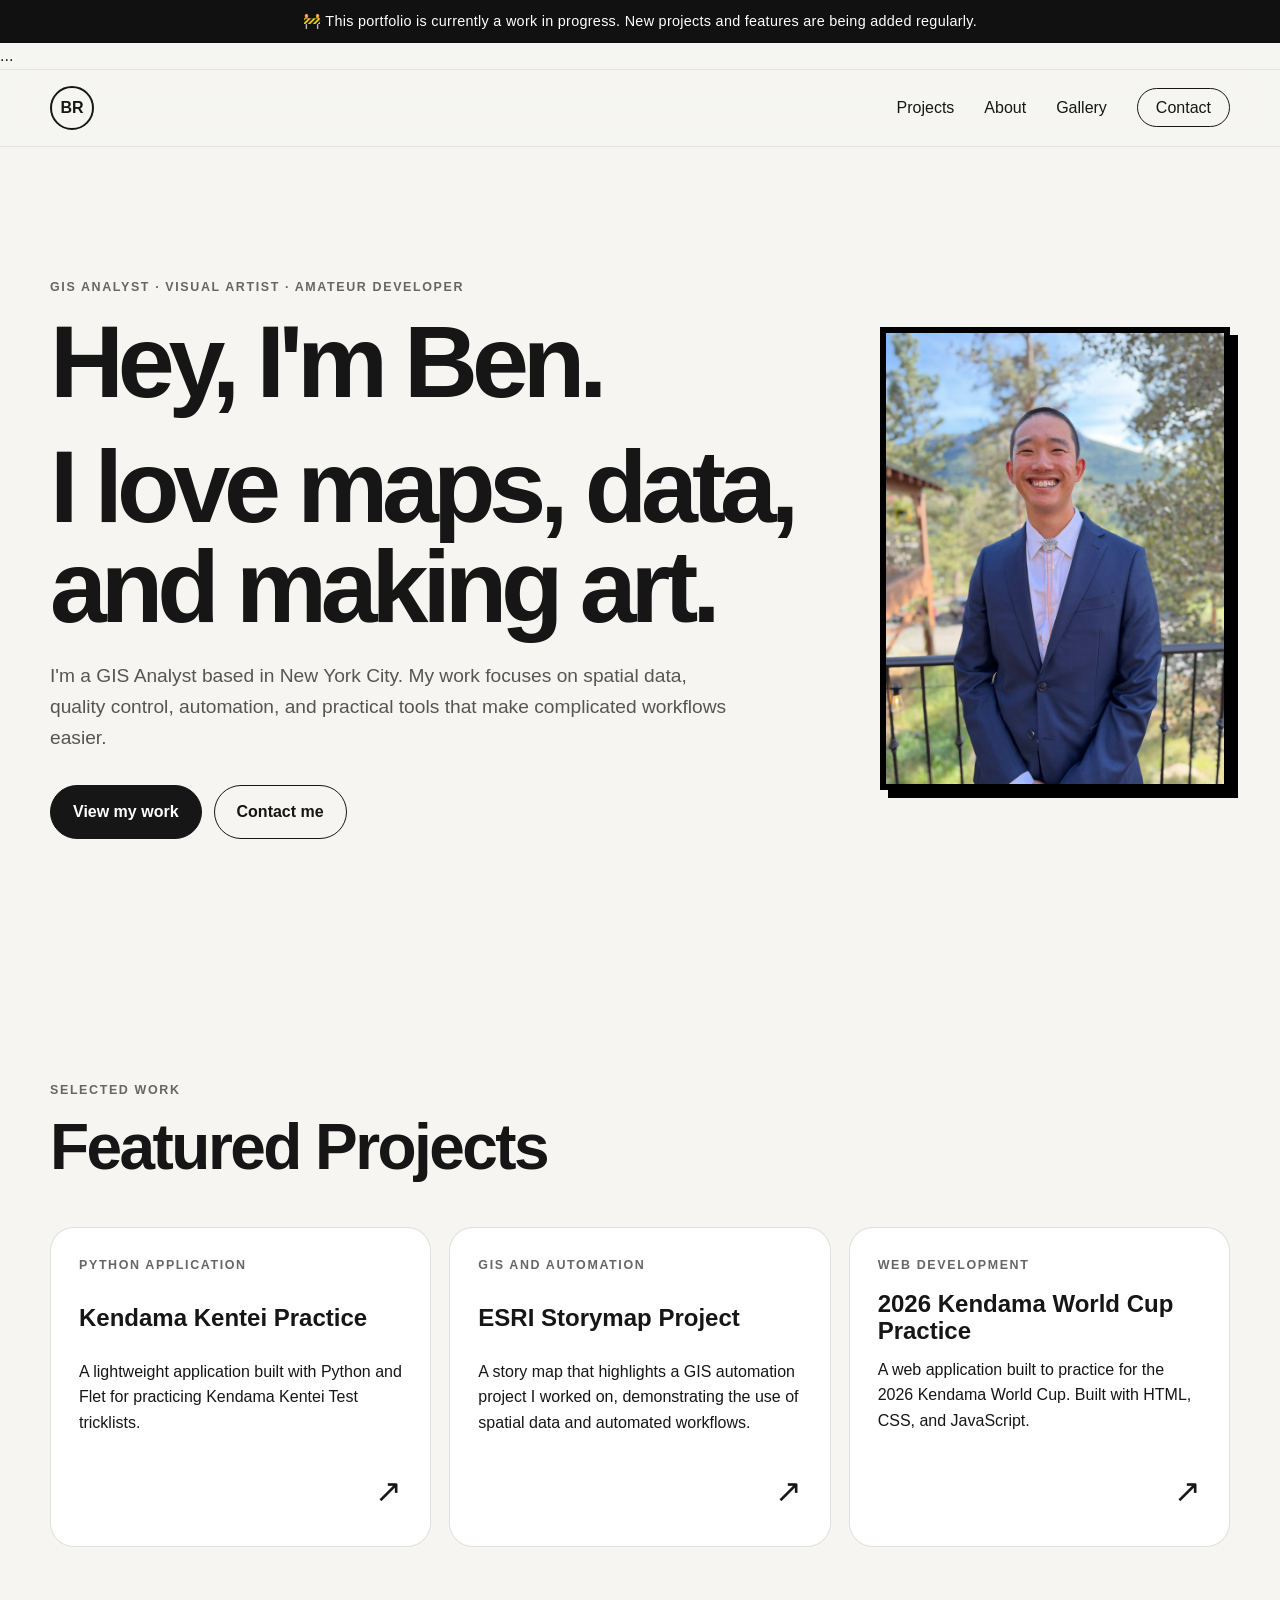
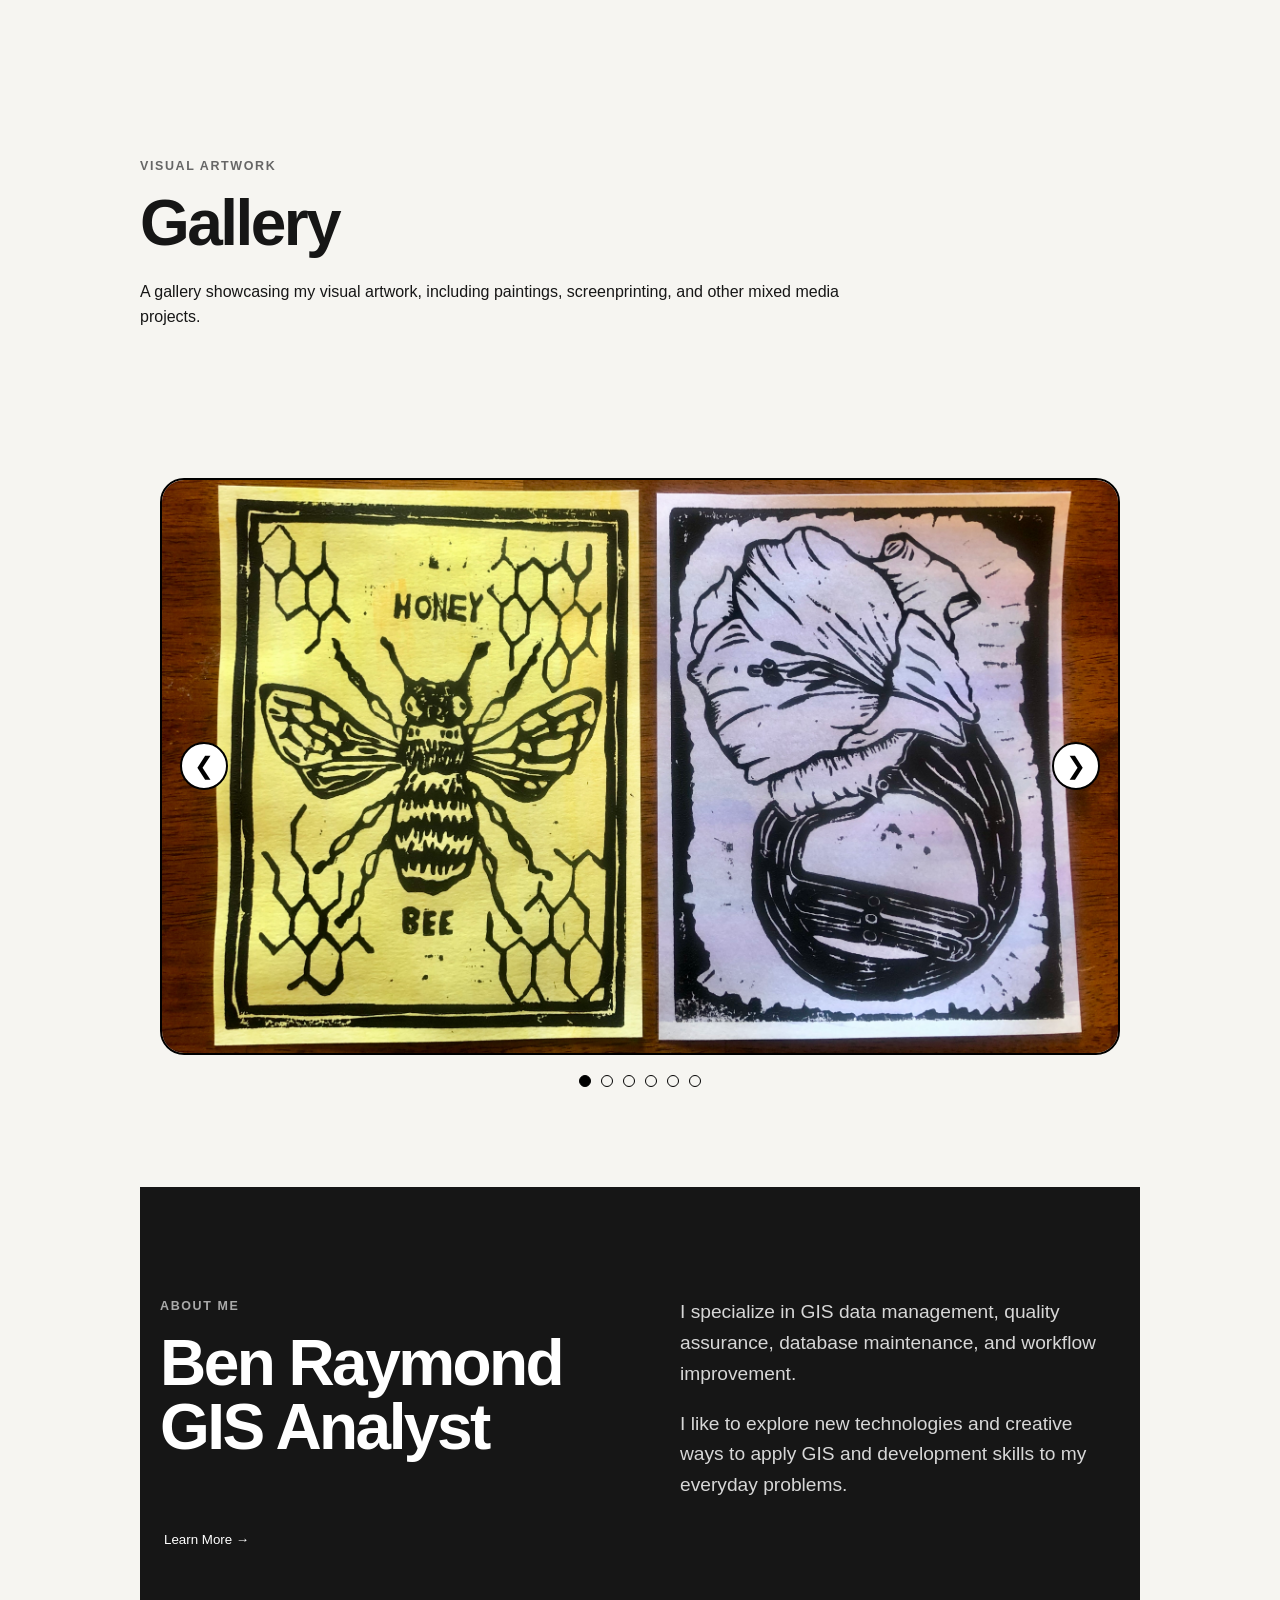
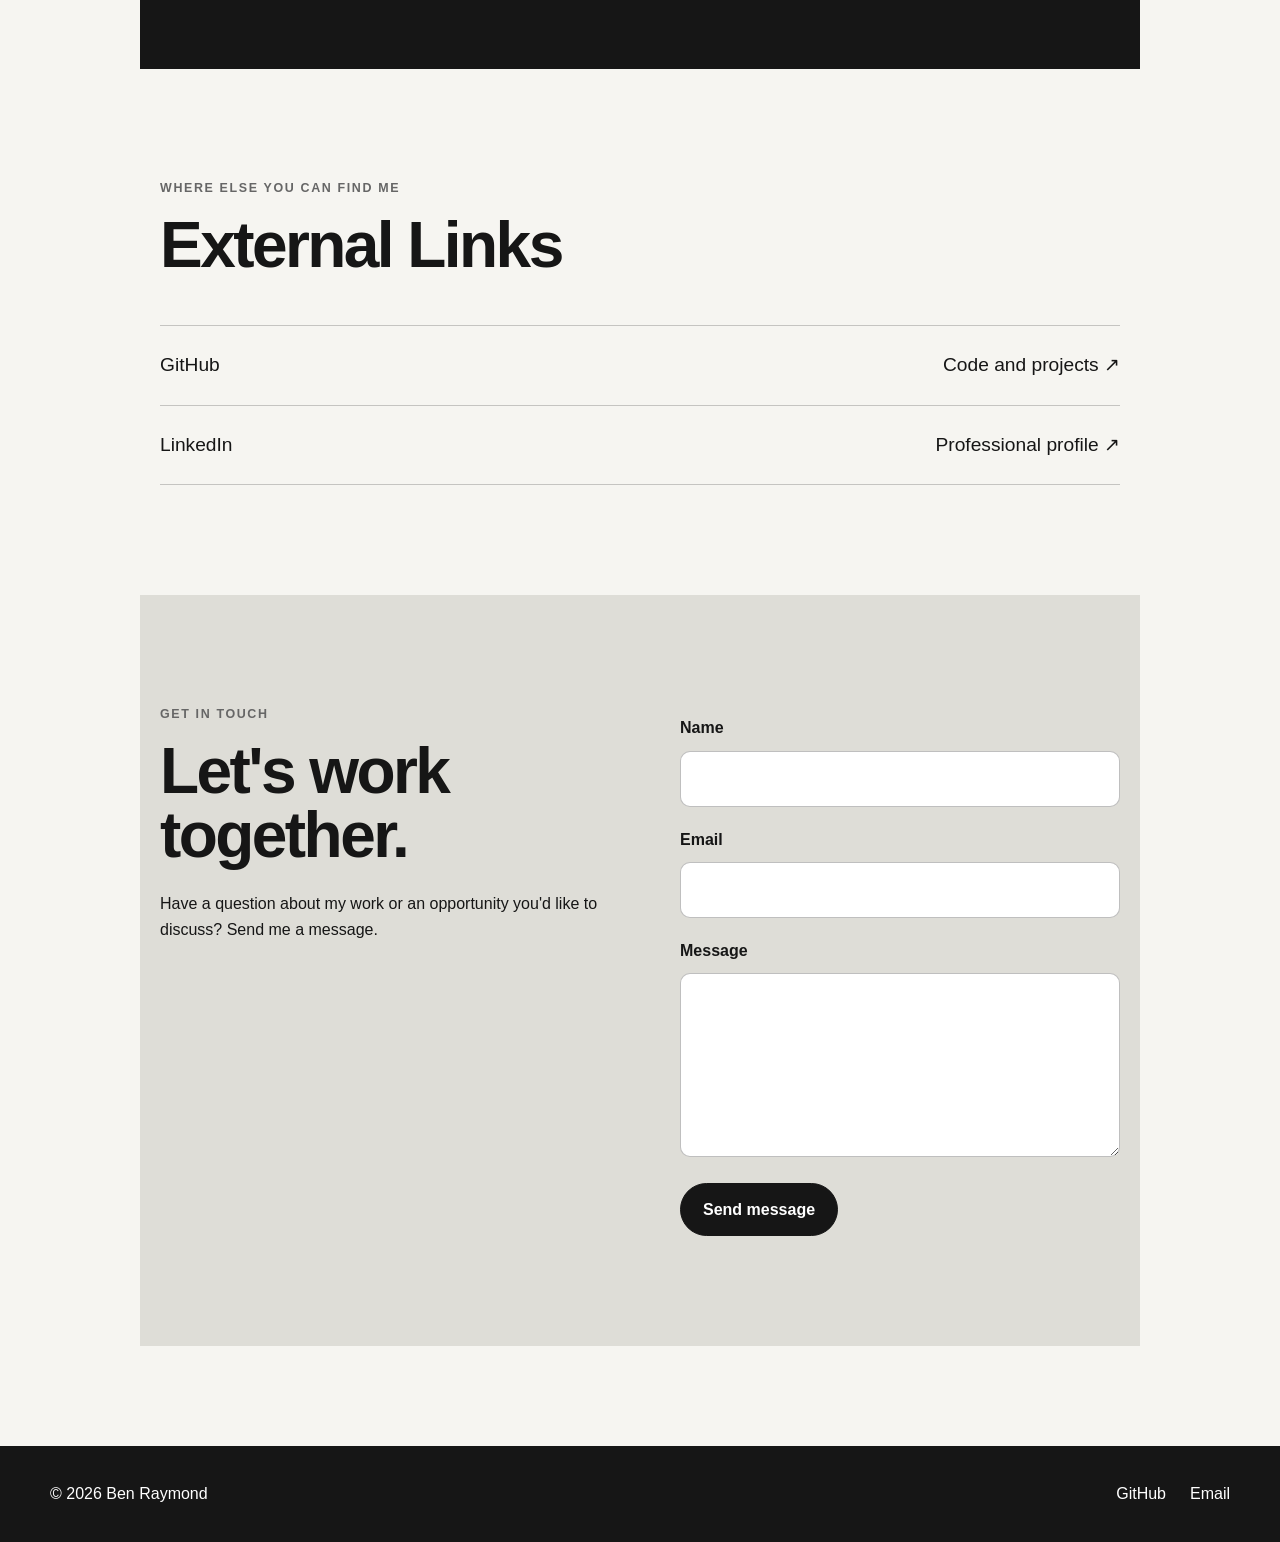
<file: index.html>
<!DOCTYPE html>
<html lang="en">
<head>
    <meta charset="UTF-8">

    <meta
        name="viewport"
        content="width=device-width, initial-scale=1.0"
    >

    <meta
        name="description"
        content="Ben Raymond's GIS, art, and development portfolio."
    >

    <title>Ben Raymond | Portfolio</title>

    <link rel="stylesheet" href="style.css?v=5">
</head>

<body>

    <!-- Navigation -->
    <!-- WIP BANNER-->
    <div class="announcement-banner">
    🚧 This portfolio is currently a work in progress. New projects and features are being added regularly.
    </div>

<header class="site-header">
    ...
</header>
    <!-- Header-->
    <header class="site-header">
        <nav class="navbar container">
            <a class="logo" href="#home">BR</a>

            <ul class="nav-links">
                <li><a href="#projects">Projects</a></li>
                <li><a href="#about">About</a></li>
                <li><a href="#gallery">Gallery</a></li>
                <li><a class="contact-link" href="#contact">Contact</a></li>
            </ul>
        </nav>
    </header>

    <main>

        <!-- Introduction -->
        <section id="home" class="hero container">
            <div class="hero-text">
                <p class="eyebrow">GIS Analyst · Visual Artist · Amateur Developer</p>

                <h1>
                    Hey, I'm Ben.
                </h1>

                <h1>    
                    I love maps, data, and making art.
                </h1>

                <p class="hero-description">
                    I'm a GIS Analyst based in New York City. My work focuses
                    on spatial data, quality control, automation, and practical
                    tools that make complicated workflows easier.
                </p>

                <div class="hero-buttons">
                    <a class="button primary-button" href="#projects">
                        View my work
                    </a>

                    <a class="button secondary-button" href="#contact">
                        Contact me
                    </a>
                </div>
            </div>

            <img
                class="profile-image"
                src="images/benheadshot.jpeg"
                alt="Portrait of Ben Raymond, 2026"
            >
        </section>

        <!-- Featured Projects -->
        <section id="projects" class="section container">
            <div class="section-heading">
                <p class="eyebrow">Selected work</p>
                <h2>Featured Projects</h2>
            </div>

            <div class="featured-grid">

                <a  class="featured-card"
                    href="https://github.com/raymond-ben/Kendama-Kentei-Test-Practice"
                    target="_blank"
                    rel="noopener noreferrer">
                    <p class="project-type">Python Application</p>
                    <h3>Kendama Kentei Practice</h3>
                    <p>
                        A lightweight application built with Python and Flet for practicing Kendama Kentei Test tricklists.
                    </p>

                    <span class="card-arrow">↗</span>
                </a>

                <a class="featured-card"
                    href="https://storymaps.arcgis.com/stories/ae61ece244264a0494ba1dba176bf20c"
                    target="_blank"
                    rel="noopener noreferrer">
                    <p class="project-type">GIS and Automation</p>
                    <h3>ESRI Storymap Project</h3>
                    <p>
                        A story map that highlights a GIS automation project I worked on, demonstrating the use of spatial data and automated workflows.
                    </p>
                   
                    <span class="card-arrow">↗</span>
                </a>

                <a class="featured-card" 
                    href="/kwc-practice/"
                    target="_blank"
                    rel="noopener noreferrer">
                    <div>
                        <p class="project-type">Web Development</p>
                        <h3>2026 Kendama World Cup Practice</h3>

                        <p>
                            A web application built to practice for the 2026 Kendama World Cup.
                            Built with HTML, CSS, and JavaScript.
                        </p>
                    </div>

                    <span class="card-arrow">↗</span>
                </a>

            </div>
        </section>

        <!-- Art Gallery -->
        <section id="gallery" class="section gallery-section">
            <div class="section-heading">
                <p class="eyebrow">Visual Artwork</p>
                <h2>Gallery</h2>

                <p>
                    A gallery showcasing my visual artwork, including paintings, screenprinting, and other mixed media projects.
                </p>
            </div>

            <!-- Where to insert a photo carousel -->

        <section class="gallery-section">
            <div class="carousel">
                <button
                    class="carousel-button previous"
                    type="button"
                    aria-label="Previous image"
            >
                    &#10094;
            </button>

            <div class="carousel-track">
                <img
                    class="carousel-image active"
                    src="images/gallery-1.jpeg"
                    alt="Bee and Flower - Linocut Print"
                >
                
                <img
                    class="carousel-image"
                    src="images/gallery-2.jpeg"
                    alt="2021 Dead and Company Summer Tour Lot Tshirt - Digital/Screenprint/Tie-Dye"
                >

                <img
                    class="carousel-image"
                    src="images/gallery-3.jpeg"
                    alt="Buffalo Head Lot Tshirt - Digital/Screenprint/Tie-Dye"
                >

                <img
                    class="carousel-image"
                    src="images/gallery-4.jpeg"
                    alt="Buffalo Head Stickers"
                >

                <img
                    class="carousel-image"
                    src="images/gallery-5.jpeg"
                    alt="Magic: the Gathering Food Token - Acrylic Painting"
                >

                <img
                    class="carousel-image"
                    src="images/gallery-6.jpeg"
                    alt="Self Portrait - Mixed Media"
                >
            </div>

            <button
                class="carousel-button next"
                type="button"
                aria-label="Next image"
            >
                &#10095;
            </button>
        </div>

        <div class="carousel-dots">
            <button class="dot active" aria-label="Show image 1"></button>
            <button class="dot" aria-label="Show image 2"></button>
            <button class="dot" aria-label="Show image 3"></button>
            <button class="dot" aria-label="Show image 4"></button>
            <button class="dot" aria-label="Show image 5"></button>
            <button class="dot" aria-label="Show image 6"></button>
        </div>
    </section>

        <!-- About -->
        <section id="about" class="section about-section">
            <div class="container about-layout">
                <div>
                    <p class="eyebrow">About me</p>
                    <h2>Ben Raymond GIS Analyst</h2>
                </div>

                <div class="about-copy">
                    <p>
                        I specialize in GIS data management, quality assurance,
                        database maintenance, and workflow improvement.
                    </p>

                    <p>
                        I like to explore new technologies and creative ways to apply GIS and development skills to my everyday problems.
                    </p>
                </div>
            </div>

             <button class="class-button" type="button" onclick="window.location.href='about.html'">
                 Learn More →
            </button>
        </section>

        <!-- Extras -->
        <section id="extras" class="section container">
            <div class="section-heading">
                <p class="eyebrow">Where Else You Can Find Me</p>
                <h2>External Links</h2>
            </div>

            <div class="link-list">

                <a href="https://github.com/raymond-ben"
                   target="_blank"
                   rel="noopener noreferrer">GitHub
                   <span>Code and projects ↗</span>
                </a>

                <a href="https://www.linkedin.com/in/raymond-ben/"
                   target="_blank"
                   rel="noopener noreferrer">LinkedIn
                   <span>Professional profile ↗</span>
                </a>
            </div>
        </section>

        <!-- Contact -->
        <section id="contact" class="section contact-section">
            <div class="container contact-layout">
                <div>
                    <p class="eyebrow">Get in touch</p>
                    <h2>Let's work together.</h2>

                    <p>
                        Have a question about my work or an opportunity you'd
                        like to discuss? Send me a message.
                    </p>
                </div>

                <form
                    class="contact-form"
                    action="https://formspree.io/f/xykrnepl"
                    method="POST"
                >
                    <label for="name">Name</label>
                    <input
                        id="name"
                        name="name"
                        type="text"
                        required
                    >

                    <label for="email">Email</label>
                    <input
                        id="email"
                        name="email"
                        type="email"
                        required
                    >

                    <label for="message">Message</label>
                    <textarea
                        id="message"
                        name="message"
                        rows="6"
                        required
                    ></textarea>

                    <button class="button primary-button" type="submit">
                        Send message
                    </button>
                </form>
            </div>
        </section>

    </main>

    <footer class="site-footer">
        <div class="container footer-content">
            <p>© 2026 Ben Raymond</p>

            <div>
                <a href="https://github.com/raymond-ben"
                   target="_blank"
                   rel="noopener noreferrer">GitHub
                </a>

                <a href="mailto:ben@benraymond.me">Email</a>
            </div>
        </div>
    </footer>

<script src="script.js"></script>
</body>
</html>
</file>
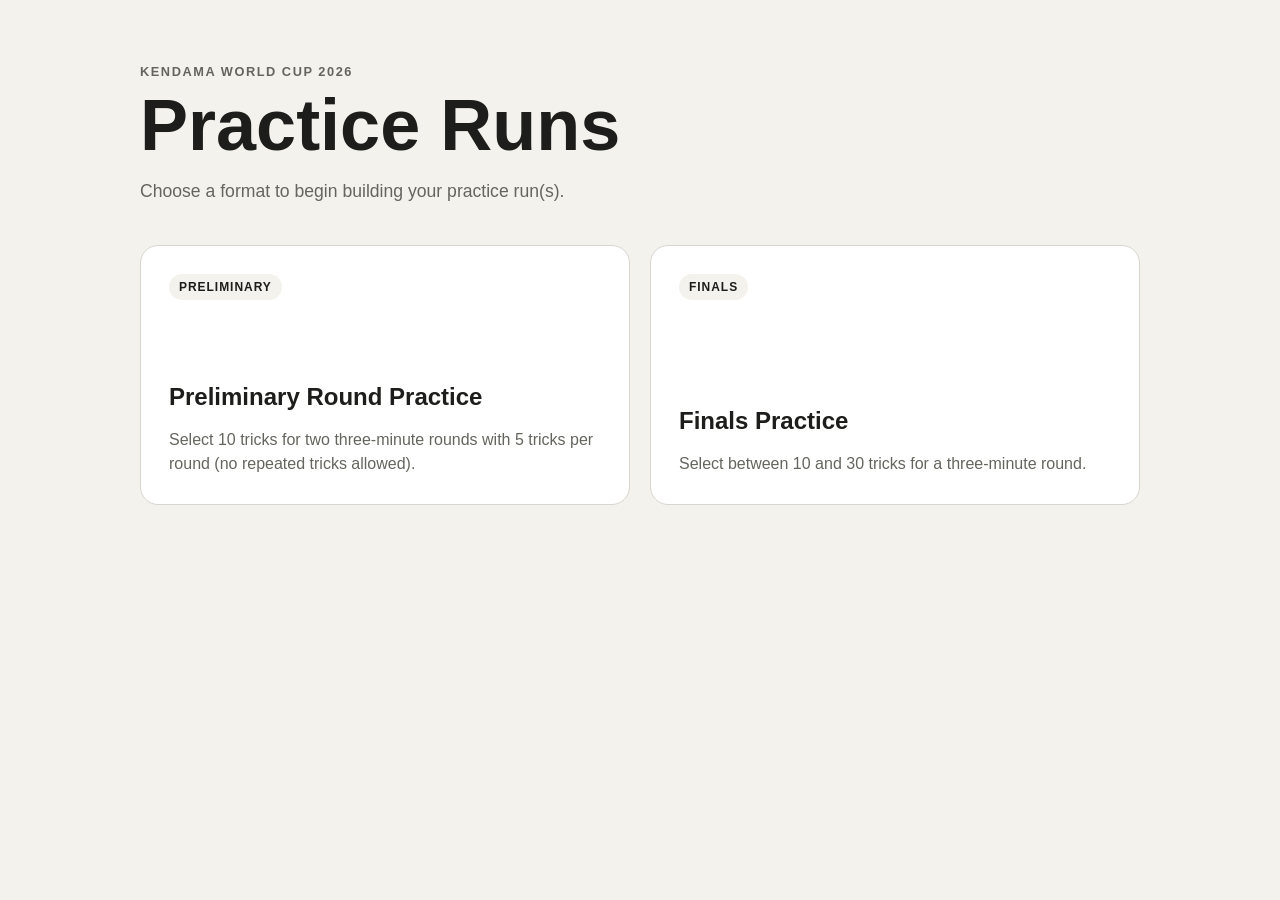
<file: kwc-practice/index.html>
<!DOCTYPE html>
<html lang="en">
<head>
    <meta charset="UTF-8">

    <meta
        name="viewport"
        content="width=device-width, initial-scale=1.0"
    >

    <title>KWC Practice</title>

    <link rel="stylesheet" href="./styles.css">
</head>

<body>
    <main class="app-container">

        <!-- Home screen -->
        <section id="home-screen" class="screen active">

            <header class="app-header">
                <p class="eyebrow">Kendama World Cup 2026</p>
                <h1>Practice Runs</h1>

                <p class="intro">
                    Choose a format to begin building your
                    practice run(s).
                </p>
            </header>

            <div class="mode-grid">

                <button
                    class="mode-card"
                    type="button"
                    data-mode="preliminary"
                >
                    <span class="mode-label">Preliminary</span>

                    <span class="mode-title">
                        Preliminary Round Practice
                    </span>

                    <span class="mode-description">
                        Select 10 tricks for two three-minute rounds with 5 tricks per round (no repeated tricks allowed).
                    </span>
                </button>

                <button
                    class="mode-card"
                    type="button"
                    data-mode="finals"
                >
                    <span class="mode-label">Finals</span>

                    <span class="mode-title">
                        Finals Practice
                    </span>

                    <span class="mode-description">
                        Select between 10 and 30 tricks for a
                        three-minute round.
                    </span>
                </button>

            </div>
        </section>


        <!-- Trick selection screen -->
        <section id="selection-screen" class="screen">

            <button
                id="back-home-button"
                class="text-button"
                type="button"
            >
                ← Back
            </button>

            <header class="selection-header">
                <p class="eyebrow">Practice Mode</p>

                <h2 id="selection-title">
                    Select Tricks
                </h2>

                <p id="selection-description"></p>
            </header>

            <div class="level-filter">
                <p class="level-filter-label">Filter by level</p>

                <div id="level-filter-options" class="level-filter-options">
                 <!-- JavaScript will add level buttons here -->
                 </div>
            </div>

            <div class="selection-status">
                <p id="selection-counter">
                    Selected:
                    <strong id="selected-count">0</strong>
                </p>
            </div>

            <div class="selection-actions">
                <button
                    id="clear-selection-button"
                    class="secondary-button"
                    type="button">
                    Clear Selection
                </button>

                <button
                    id="start-practice-button"
                    class="primary-button"
                    disabled>
                    Start Practice
                </button>
            </div>

            <div class="table-container">
                <table class="trick-table">
                    <thead>
                        <tr>
                            <th>Select</th>
                            <th>Level</th>
                            <th>#</th>
                            <th>Trick Name</th>
                            <th>Points</th>
                        </tr>
                    </thead>

                    <tbody id="trick-table-body">
                    <!-- JavaScript will insert tricks here -->
                    </tbody>
                </table>
            </div>

            <p id="table-message" class="table-message"></p>

        </section>

            <!-- Practice Screen -->
        <section id="practice-screen" class="screen">

             <div class="practice-heading">
                <p id="practice-mode-label" class="practice-mode-label"></p>
                <h2 id="practice-round-title">Practice Round</h2>
            </div>

            <div
                id="practice-timer"
                class="practice-timer"
                aria-live="polite"
            >
                3:00
            </div>

            <p
                id="practice-message"
                class="practice-message"
                aria-live="polite"
            >
                Review your tricks, then start the timer when ready.
            </p>

            <ol
                id="practice-trick-list"
                class="practice-trick-list"
            >
                <!-- JavaScript adds the selected tricks here -->
            </ol>

            <div class="practice-actions">
                <button
                    id="start-timer-button"
                    class="primary-button"
                    type="button"
                >
                    Start Timer
                </button>

                <button
                    id="next-round-button"
                    class="primary-button hidden"
                    type="button"
                >
                    Continue to Round 2
                </button>

                <button
                    id="exit-practice-button"
                    class="secondary-button"
                    type="button"
                >
                    ← Back to Trick Selection
                </button>
            </div>

        </section>

        <!-- Results Screen -->
         <section id="results-screen" class="screen">
            <div class="results-header">
                <p id="results-mode-label" class="screen-label">
                    Practice Results
                </p>

                <h2 id="results-title">
                    How did you do?
                </h2>

                <p id="results-description">
                    Select each trick you landed to calculate your score.
                </p>
            </div>

            <div id="results-content">
                <!-- Result trick rows will be created with JavaScript -->
            </div>
            
            <div class="score-breakdown">
                <h3>Score Breakdown</h3>

                <div class="score-line">
                    <span>Base Score</span>
                    <span id="results-base-score">0</span>
                </div>

                <div
                    id="level-14-bonus-row"
                    class="score-line hidden"
                >
                    <span>Level 14 Bonus</span>
                    <span id="results-level-14-bonus">+0</span>
                </div>

                <div
                    id="level-15-bonus-row"
                    class="score-line hidden"
                >
                    <span>Level 15 Bonus</span>
                    <span id="results-level-15-bonus">+0</span>
                </div>

                <div
                    id="full-marks-bonus-row"
                    class="score-line bonus-line hidden"
                >
                    <span>⭐ Full Marks Bonus</span>
                    <span id="results-full-marks-bonus">+0</span>
                </div>

                <div class="score-total">
                    <span>Total</span>
                    <strong id="results-total-score">0</strong>
                </div>
            </div>

            <div class="results-actions">
                <button
                    id="practice-again-button"
                    class="primary-button"
                    type="button"
                >
                    Practice Again
                </button>

                <button
                    id="new-tricks-button"
                    class="secondary-button"
                    type="button"
                >
                    Choose New Tricks
                </button>

                <button
                    id="results-home-button"
                    class="secondary-button"
                    type="button"
                >
                    Return Home
                </button>
            </div>
        </section>

    </main>

    <script type="module" src="./js/app.js"></script>
</body>
</html>
</file>
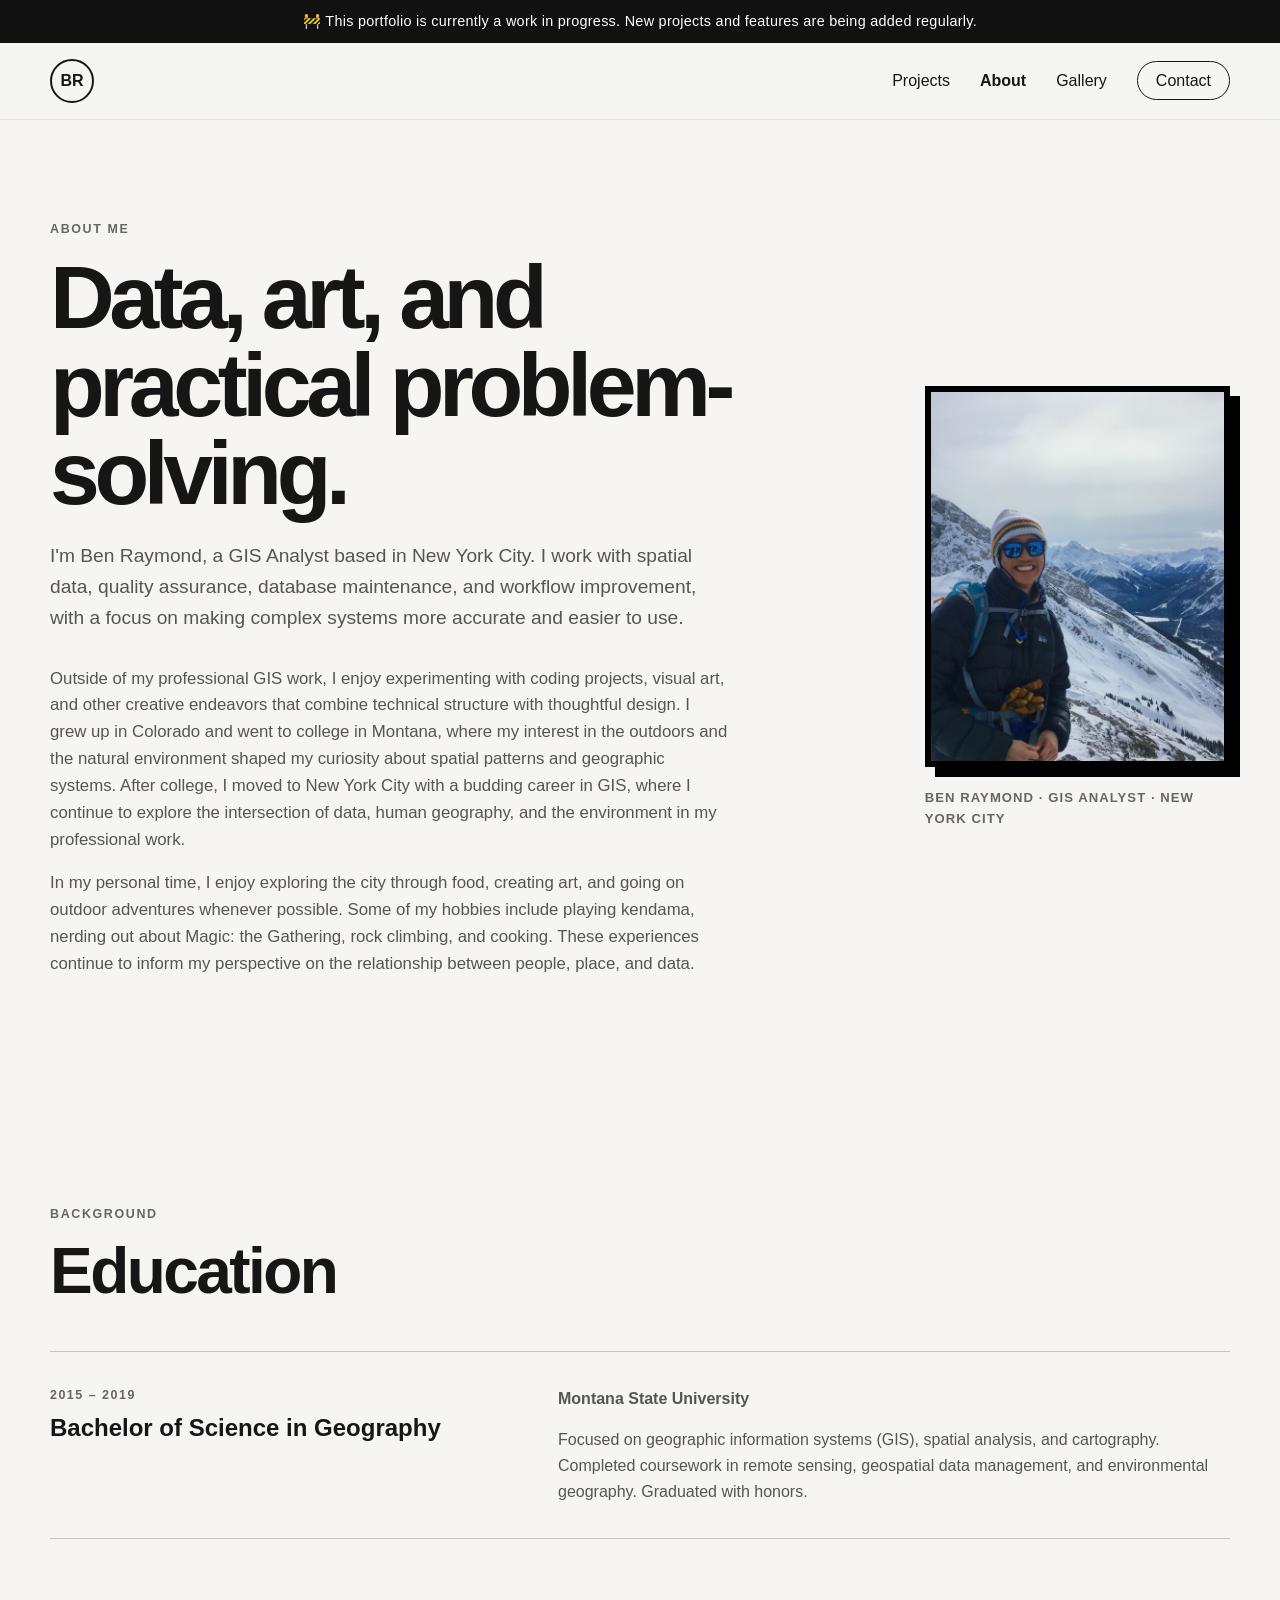
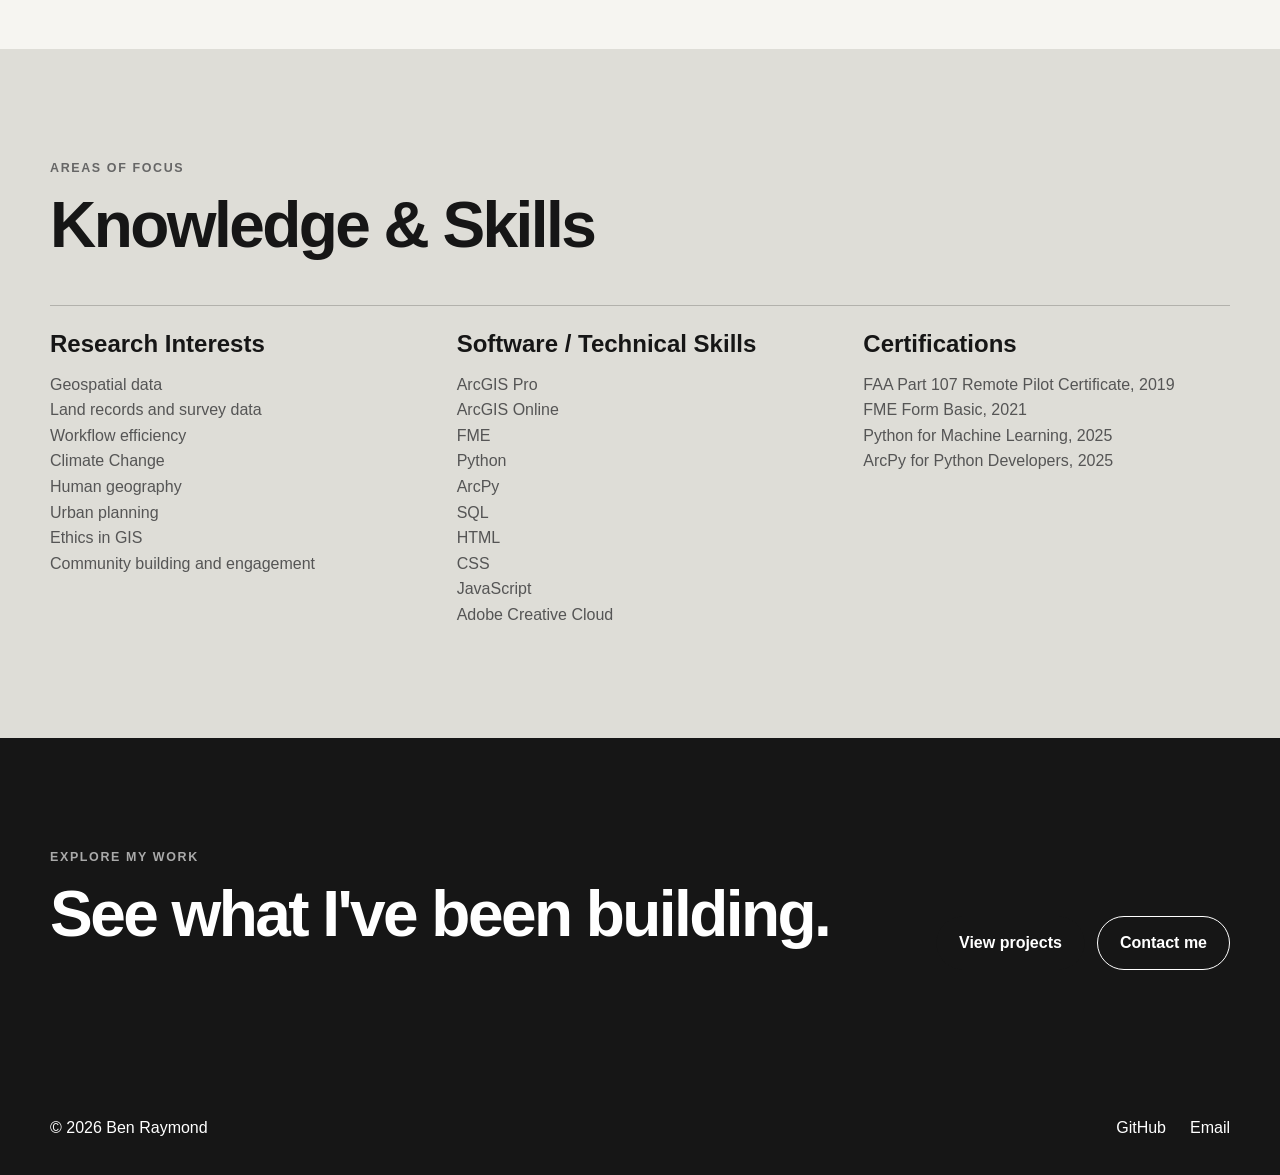
<file: about.html>
<!DOCTYPE html>
<html lang="en">
<head>
    <meta charset="UTF-8">
    <meta name="viewport" content="width=device-width, initial-scale=1.0">
    <meta
        name="description"
        content="Learn more about Ben Raymond's background, education, and professional certifications."
    >

    <title>About | Ben Raymond</title>
    <link rel="stylesheet" href="style.css?v=5">
</head>

<body>
    <div class="announcement-banner">
        🚧 This portfolio is currently a work in progress. New projects and features are being added regularly.
    </div>

    <header class="site-header">
        <nav class="navbar container">
            <a class="logo" href="index.html" aria-label="Return to homepage">BR</a>

            <ul class="nav-links">
                <li><a href="index.html#projects">Projects</a></li>
                <li><a class="active-nav" href="about.html" aria-current="page">About</a></li>
                <li><a href="index.html#gallery">Gallery</a></li>
                <li><a class="contact-link" href="index.html#contact">Contact</a></li>
            </ul>
        </nav>
    </header>

    <main>
        <section class="about-hero container">
            <div class="about-hero-copy">
                <p class="eyebrow">About me</p>
                <h1>Data, art, and practical problem-solving.</h1>

                <p class="hero-description">
                    I'm Ben Raymond, a GIS Analyst based in New York City. I work with spatial data, quality assurance, database maintenance, and workflow improvement, with a focus on making complex systems more accurate and easier to use.
                </p>

                <p class="about-intro">
                    Outside of my professional GIS work, I enjoy experimenting with coding projects, visual art, and other creative endeavors that combine technical structure with thoughtful design.
                    I grew up in Colorado and went to college in Montana, where my interest in the outdoors and the natural environment shaped my curiosity about spatial patterns and geographic systems.
                    After college, I moved to New York City with a budding career in GIS, where I continue to explore the intersection of data, human geography, and the environment in my professional work.
                </p>

                <p class="about-personal">
                    In my personal time, I enjoy exploring the city through food, creating art, and going on outdoor adventures whenever possible. Some of my hobbies include playing kendama, nerding out about
                    Magic: the Gathering, rock climbing, and cooking. These experiences continue to inform my perspective on the relationship between people, place, and data.
                </p>
            </div>

            <figure class="about-photo-frame">
                <img
                    class="about-photo"
                    src="images/aboutportrait.jpeg"
                    alt="Ben Raymond portrait in Canadian Rockies"
                >
                <figcaption>Ben Raymond · GIS Analyst · New York City</figcaption>
            </figure>
        </section>

        <section class="section container">
            <div class="section-heading">
                <p class="eyebrow">Background</p>
                <h2>Education</h2>
            </div>

            <div class="detail-list">
                <article class="detail-row">
                    <div>
                        <p class="detail-date">2015 – 2019</p>
                        <h3>Bachelor of Science in Geography</h3>
                    </div>

                    <div class="detail-description">
                        <p><strong>Montana State University</strong></p>
                        <p>
                            Focused on geographic information systems (GIS), spatial analysis, and cartography. Completed coursework in remote sensing, geospatial data management, and environmental geography. Graduated with honors.
                        </p>
                    </div>
                </article>
            </div>
        </section>

                <section class="section credentials-section">
            <div class="container">
                <div class="section-heading">
                    <p class="eyebrow">Areas of focus</p>
                    <h2>Knowledge &amp; Skills</h2>
                </div>

                <div class="knowledge-grid">
                    <article class="knowledge-section">
                        <h3>Research Interests</h3>
                        <p>
                            Geospatial data<br>
                            Land records and survey data<br>
                            Workflow efficiency<br>
                            Climate Change<br>
                            Human geography<br>
                            Urban planning<br>
                            Ethics in GIS<br>
                            Community building and engagement
                        </p>
                    </article>

                    <article class="knowledge-section">
                        <h3>Software / Technical Skills</h3>
                        <p>
                            ArcGIS Pro<br>
                            ArcGIS Online<br>
                            FME<br>
                            Python<br>
                            ArcPy<br>
                            SQL<br>
                            HTML<br>
                            CSS<br>
                            JavaScript<br>
                            Adobe Creative Cloud
                        </p>
                    </article>

                    <article class="knowledge-section">
                        <h3>Certifications</h3>
                        <p>
                            FAA Part 107 Remote Pilot Certificate, 2019<br>
                            FME Form Basic, 2021<br>
                            Python for Machine Learning, 2025<br>
                            ArcPy for Python Developers, 2025
                        </p>
                    </article>
                </div>
            </div>
        </section>

        <section class="section about-cta">
            <div class="container about-cta-layout">
                <div>
                    <p class="eyebrow">Explore my work</p>
                    <h2>See what I've been building.</h2>
                </div>

                <div class="about-cta-actions">
                    <a class="button primary-button" href="index.html#projects">View projects</a>
                    <a class="button secondary-button" href="index.html#contact">Contact me</a>
                </div>
            </div>
        </section>
    </main>

    <footer class="site-footer">
        <div class="container footer-content">
            <p>© 2026 Ben Raymond</p>

            <div>
                <a href="https://github.com/raymond-ben" target="_blank" rel="noopener noreferrer">GitHub</a>
                <a href="mailto:ben@benraymond.me">Email</a>
            </div>
        </div>
    </footer>
</body>
</html>
</file>
<file: style.css>
/* Basic reset */

* {
    box-sizing: border-box;
}

html {
    scroll-behavior: smooth;
}

body {
    margin: 0;
    background: #f6f5f1;
    color: #161616;
    font-family:
        Arial,
        Helvetica,
        sans-serif;
    line-height: 1.6;
}

img {
    display: block;
    max-width: 100%;
}

a {
    color: inherit;
    text-decoration: none;
}

h1,
h2,
h3,
p {
    margin-top: 0;
}

h1 {
    max-width: 900px;
    margin-bottom: 24px;
    font-size: clamp(3rem, 8vw, 6.5rem);
    line-height: 0.98;
    letter-spacing: -0.06em;
}

h2 {
    margin-bottom: 24px;
    font-size: clamp(2.3rem, 5vw, 4rem);
    line-height: 1;
    letter-spacing: -0.04em;
}

h3 {
    margin-bottom: 12px;
    font-size: 1.5rem;
    line-height: 1.15;
}

.container {
    width: min(1180px, calc(100% - 40px));
    margin-inline: auto;
}


/* Navigation */

.announcement-banner {
    position: sticky;
    top: 0;
    z-index: 1000;

    background: #111;
    color: white;

    text-align: center;
    padding: 10px 20px;

    font-size: 0.9rem;
    font-weight: 500;
    letter-spacing: 0.02em;
}

.site-header {
    position: sticky;
    top: 40px;
    z-index: 100;
    border-bottom: 1px solid rgba(0, 0, 0, 0.08);
    background: rgba(246, 245, 241, 0.9);
    backdrop-filter: blur(12px);
}

.navbar {
    display: flex;
    align-items: center;
    justify-content: space-between;
    min-height: 76px;
}

.logo {
    display: grid;
    width: 44px;
    height: 44px;
    place-items: center;
    border: 2px solid #161616;
    border-radius: 50%;
    font-weight: 700;
}

.nav-links {
    display: flex;
    align-items: center;
    gap: 30px;
    margin: 0;
    padding: 0;
    list-style: none;
}

.nav-links a:hover {
    opacity: 0.55;
}

.contact-link {
    padding: 10px 18px;
    border: 1px solid #161616;
    border-radius: 999px;
}


/* Hero */

.hero {
    display: grid;
    grid-template-columns: 1fr 350px;
    align-items: center;
    gap: 60px;
    min-height: calc(100vh - 76px);
    padding-block: 100px;
}

.hero-description {
    max-width: 680px;
    margin-bottom: 32px;
    color: #555;
    font-size: 1.2rem;
}

.profile-image {
    width: 100%;
    height: auto;
    object-fit: cover;

    border: 6px solid #000;
    box-shadow: 8px 8px 0 #000;
}

.eyebrow,
.project-type {
    margin-bottom: 14px;
    color: #666;
    font-size: 0.78rem;
    font-weight: 700;
    letter-spacing: 0.13em;
    text-transform: uppercase;
}

.hero-buttons {
    display: flex;
    flex-wrap: wrap;
    gap: 12px;
}


/* Buttons */

.button {
    display: inline-block;
    padding: 13px 22px;
    border: 1px solid #161616;
    border-radius: 999px;
    font: inherit;
    font-weight: 700;
    cursor: pointer;
}

.primary-button {
    background: #161616;
    color: #fff;
}

.primary-button:hover {
    background: #444;
}

.secondary-button:hover {
    background: #e8e7e2;
}


/* Shared sections */

.section {
    padding-block: 110px;
}

.section-heading {
    max-width: 700px;
    margin-bottom: 48px;
}


/* Featured cards */

.featured-grid {
    display: grid;
    grid-template-columns: repeat(3, 1fr);
    gap: 18px;
}

.featured-card {
    display: flex;
    min-height: 320px;
    padding: 28px;
    flex-direction: column;
    justify-content: space-between;
    border: 1px solid rgba(0, 0, 0, 0.12);
    border-radius: 24px;
    background: #fff;
    transition:
        transform 180ms ease,
        box-shadow 180ms ease;
}

.featured-card:hover {
    transform: translateY(-6px);
    box-shadow: 0 20px 50px rgba(0, 0, 0, 0.09);
}

.card-arrow {
    align-self: flex-end;
    font-size: 2rem;
}


/* Gallery */
.gallery-section {
    width: min(1000px, calc(100% - 40px));
    margin: 0 auto;
    padding: 100px 0;
}

.carousel {
    position: relative;
}

.carousel-track {
    position: relative;
    overflow: hidden;
    border: 2px solid #000;
    border-radius: 24px;
    background: #ddd;
}

.carousel-image {
    display: none;
    width: auto;
    max-width: 100%;
    max-height: 75vh;
    height: auto;
    object-fit: contain;
    margin: 0 auto;
}

.carousel-image.active {
    display: block;
}

.carousel-button {
    position: absolute;
    top: 50%;
    z-index: 2;

    width: 48px;
    height: 48px;

    border: 2px solid #000;
    border-radius: 50%;
    background: #fff;
    color: #000;

    font-size: 1.5rem;
    cursor: pointer;

    transform: translateY(-50%);
}

.carousel-button:hover {
    background: #000;
    color: #fff;
}

.previous {
    left: 20px;
}

.next {
    right: 20px;
}

.carousel-dots {
    display: flex;
    justify-content: center;
    gap: 10px;
    margin-top: 20px;
}

.dot {
    width: 12px;
    height: 12px;
    padding: 0;

    border: 1px solid #000;
    border-radius: 50%;
    background: transparent;

    cursor: pointer;
}

.dot.active {
    background: #000;
}


/* About */

.about-section {
    background: #161616;
    color: #fff;
}

.about-layout {
    display: grid;
    grid-template-columns: 1fr 1fr;
    gap: 80px;
}

.about-section .eyebrow {
    color: #aaa;
}

.about-copy {
    color: #d7d7d7;
    font-size: 1.2rem;
}

.class-button {
    background: #161616;
    color: white;
    border: none;
    padding: 12px 24px;
    cursor: pointer;
    text-align: right;
}

/* Extras */

.link-list {
    border-top: 1px solid rgba(0, 0, 0, 0.2);
}

.link-list a {
    display: flex;
    justify-content: space-between;
    gap: 30px;
    padding-block: 24px;
    border-bottom: 1px solid rgba(0, 0, 0, 0.2);
    font-size: 1.2rem;
}

.link-list a:hover {
    padding-left: 12px;
}


/* Contact */

.contact-section {
    background: #deddd7;
}

.contact-layout {
    display: grid;
    grid-template-columns: 1fr 1fr;
    gap: 80px;
}

.contact-form {
    display: grid;
    gap: 10px;
}

.contact-form label {
    margin-top: 10px;
    font-weight: 700;
}

.contact-form input,
.contact-form textarea {
    width: 100%;
    padding: 14px;
    border: 1px solid rgba(0, 0, 0, 0.25);
    border-radius: 10px;
    background: #fff;
    font: inherit;
}

.contact-form textarea {
    resize: vertical;
}

.contact-form button {
    width: fit-content;
    margin-top: 16px;
}


/* Footer */

.site-footer {
    padding-block: 35px;
    background: #161616;
    color: #fff;
}

.footer-content {
    display: flex;
    justify-content: space-between;
    gap: 30px;
}

.footer-content p {
    margin: 0;
}

.footer-content div {
    display: flex;
    gap: 24px;
}


/* Tablet */

@media (max-width: 900px) {
    .hero {
        grid-template-columns: 1fr;
    }

    .profile-image {
        width: 220px;
        height: 280px;
    }

    .featured-grid,
    .project-grid {
        grid-template-columns: repeat(2, 1fr);
    }

    .about-layout,
    .contact-layout {
        grid-template-columns: 1fr;
        gap: 40px;
    }
}


/* Mobile */

@media (max-width: 650px) {
    .nav-links li:not(:last-child) {
        display: none;
    }

    .hero {
        padding-block: 70px;
    }

    .section {
        padding-block: 75px;
    }

    .featured-grid,
    .project-grid {
        grid-template-columns: 1fr;
    }

    .featured-card {
        min-height: 260px;
    }

    .footer-content {
        flex-direction: column;
    }
}

/* About page */

.active-nav {
    font-weight: 700;
}

.about-hero {
    display: grid;
    grid-template-columns: minmax(0, 1.45fr) minmax(280px, 0.55fr);
    align-items: center;
    gap: 70px;
    min-height: calc(100vh - 116px);
    padding-block: 100px;
}

.about-hero h1 {
    font-size: clamp(3.2rem, 7vw, 6rem);
}

.about-intro,
.about-personal {
    max-width: 680px;
    color: #555;
    font-size: 1.05rem;
}

.about-photo-frame {
    margin: 0;
}

.about-photo {
    width: 100%;
    aspect-ratio: 4 / 5;
    object-fit: cover;
    border: 6px solid #000;
    box-shadow: 10px 10px 0 #000;
}

.about-photo-frame figcaption {
    margin-top: 20px;
    color: #666;
    font-size: 0.82rem;
    font-weight: 700;
    letter-spacing: 0.08em;
    text-transform: uppercase;
}

.detail-list {
    border-top: 1px solid rgba(0, 0, 0, 0.2);
}

.detail-row {
    display: grid;
    grid-template-columns: minmax(240px, 0.8fr) minmax(0, 1.2fr);
    gap: 60px;
    padding-block: 34px;
    border-bottom: 1px solid rgba(0, 0, 0, 0.2);
}

.detail-date {
    margin-bottom: 8px;
    color: #666;
    font-size: 0.78rem;
    font-weight: 700;
    letter-spacing: 0.12em;
    text-transform: uppercase;
}

.detail-description {
    color: #555;
}

.detail-description p:last-child {
    margin-bottom: 0;
}

.credentials-section {
    background: #deddd7;
}

.knowledge-grid {
    display: grid;
    grid-template-columns: repeat(3, 1fr);
    gap: 40px;
    border-top: 1px solid rgba(0, 0, 0, 0.2);
}

.knowledge-section {
    padding-top: 24px;
}

.knowledge-section h3 {
    margin-bottom: 14px;
}

.knowledge-section p {
    margin-bottom: 0;
    color: #555;
}

.about-cta {
    background: #161616;
    color: #fff;
}

.about-cta .eyebrow {
    color: #aaa;
}

.about-cta-layout {
    display: flex;
    align-items: flex-end;
    justify-content: space-between;
    gap: 50px;
}

.about-cta-actions {
    display: flex;
    flex-wrap: wrap;
    gap: 12px;
}

.about-cta .secondary-button {
    border-color: #fff;
    color: #fff;
}

.about-cta .secondary-button:hover {
    background: #fff;
    color: #161616;
}

.about-more {
    display: flex;
    justify-content: flex-end;
    margin-top: 40px;
}

.about-button {
    border-color: #fff;
    color: #fff;
}

.about-button:hover {
    background: #fff;
    color: #161616;
}

@media (max-width: 900px) {
    .about-hero {
        grid-template-columns: 1fr;
        min-height: auto;
    }

    .about-photo-frame {
        max-width: 420px;
    }

    .credential-grid {
        grid-template-columns: repeat(2, 1fr);
    }

    .about-cta-layout {
        align-items: flex-start;
        flex-direction: column;
    }
}

@media (max-width: 650px) {
    .about-hero {
        gap: 45px;
        padding-block: 70px;
    }

    .detail-row,
    .credential-grid {
        grid-template-columns: 1fr;
    }

    .detail-row {
        gap: 16px;
    }

    .about-more {
        justify-content: flex-start;
    }
}
</file>
<file: kwc-practice/styles.css>
/* ==================================================
   1. Design tokens
   ================================================== */

:root {
    --background: #f4f2ed;
    --surface: #ffffff;
    --text: #1d1d1b;
    --muted-text: #65655f;
    --border: #d7d5ce;
    --accent: #222222;
    --accent-hover: #444444;
    --focus: #1f6feb;
}


/* ==================================================
   2. Reset and base styles
   ================================================== */

* {
    box-sizing: border-box;
}

body {
    min-height: 100vh;
    margin: 0;

    color: var(--text);
    background: var(--background);

    font-family: Inter, Arial, Helvetica, sans-serif;
}

button,
input,
select {
    font: inherit;
}

button {
    cursor: pointer;
}

h1,
h2 {
    margin-top: 0;
}

h1 {
    margin-bottom: 16px;
    font-size: clamp(2.5rem, 7vw, 4.5rem);
    line-height: 1;
}

h2 {
    margin-bottom: 12px;
    font-size: clamp(2rem, 5vw, 3rem);
}


/* ==================================================
   3. Shared layout and utilities
   ================================================== */

.app-container {
    width: min(100% - 32px, 1000px);
    margin: 0 auto;
    padding: 64px 0;
}

.screen {
    display: none;
}

.screen.active {
    display: block;
}

.hidden {
    display: none !important;
}

.app-header {
    max-width: 650px;
    margin-bottom: 40px;
}

.eyebrow {
    margin: 0 0 10px;

    color: var(--muted-text);

    font-size: 0.8rem;
    font-weight: 700;
    letter-spacing: 0.12em;
    text-transform: uppercase;
}

.intro,
#selection-description {
    margin: 0;

    color: var(--muted-text);

    font-size: 1.1rem;
    line-height: 1.6;
}


/* ==================================================
   4. Buttons
   ================================================== */

.primary-button {
    padding: 12px 18px;

    color: white;
    background: var(--accent);
    border: 0;
    border-radius: 10px;

    font-weight: 700;
}

.primary-button:hover:not(:disabled) {
    background: var(--accent-hover);
}

.primary-button:disabled,
.secondary-button:disabled {
    cursor: not-allowed;
    opacity: 0.4;
}

.secondary-button {
    padding: 0.75rem 1.1rem;

    color: var(--accent);
    background: transparent;
    border: 2px solid var(--accent);
    border-radius: 10px;

    font-weight: 700;

    transition:
        background-color 0.2s ease,
        color 0.2s ease,
        transform 0.2s ease;
}

.secondary-button:hover:not(:disabled) {
    color: white;
    background: var(--accent);
}

.secondary-button:active:not(:disabled) {
    transform: translateY(1px);
}

.text-button {
    margin-bottom: 40px;
    padding: 0;

    color: var(--text);
    background: transparent;
    border: 0;

    font-weight: 600;
}

.text-button:hover {
    text-decoration: underline;
}

.mode-card:focus-visible,
.text-button:focus-visible,
.primary-button:focus-visible,
.secondary-button:focus-visible,
.level-filter-button:focus-visible {
    outline: 3px solid var(--focus);
    outline-offset: 4px;
}


/* ==================================================
   5. Home screen
   ================================================== */

.mode-grid {
    display: grid;
    grid-template-columns: repeat(2, minmax(0, 1fr));
    gap: 20px;
}

.mode-card {
    display: flex;
    min-height: 260px;
    padding: 28px;

    flex-direction: column;
    align-items: flex-start;
    gap: 16px;

    color: var(--text);
    text-align: left;

    background: var(--surface);
    border: 1px solid var(--border);
    border-radius: 18px;

    transition:
        transform 160ms ease,
        border-color 160ms ease;
}

.mode-card:hover {
    border-color: var(--text);
    transform: translateY(-4px);
}

.mode-label {
    padding: 6px 10px;

    background: var(--background);
    border-radius: 999px;

    font-size: 0.75rem;
    font-weight: 700;
    letter-spacing: 0.08em;
    text-transform: uppercase;
}

.mode-title {
    margin-top: auto;

    font-size: 1.5rem;
    font-weight: 700;
    line-height: 1.2;
}

.mode-description {
    color: var(--muted-text);
    line-height: 1.5;
}


/* ==================================================
   6. Trick selection screen
   ================================================== */

.selection-header {
    max-width: 700px;
    margin-bottom: 30px;
}

.selection-actions,
.level-filter {
    margin-bottom: 1.5rem;
}

.selection-status {
    display: flex;
    align-items: center;
    justify-content: space-between;
    gap: 20px;

    margin-bottom: 20px;
    padding: 16px 20px;

    background: var(--surface);
    border: 1px solid var(--border);
    border-radius: 12px;
}

.selection-status p {
    margin: 0;
}

#selection-counter {
    display: flex;
    flex-wrap: wrap;
    gap: 8px 20px;
}

.level-filter-label {
    margin-bottom: 0.75rem;
    font-weight: 700;
}

.level-filter-options {
    display: flex;
    flex-wrap: wrap;
    gap: 8px;
}

.level-filter-button {
    padding: 8px 12px;

    background: var(--surface);
    border: 1px solid #cfcfcf;
    border-radius: 999px;

    font-weight: 600;
}

.level-filter-button:hover {
    border-color: #777;
}

.level-filter-button.active {
    color: white;
    background: var(--accent);
    border-color: var(--accent);
}


/* ==================================================
   7. Trick table
   ================================================== */

.table-container {
    overflow-x: auto;

    background: var(--surface);
    border: 1px solid var(--border);
    border-radius: 14px;
}

.trick-table {
    width: 100%;
    border-collapse: collapse;
}

.trick-table th,
.trick-table td {
    padding: 14px 16px;
    text-align: left;
    border-bottom: 1px solid var(--border);
}

.trick-table th {
    color: var(--muted-text);
    background: #f8f7f3;

    font-size: 0.75rem;
    letter-spacing: 0.08em;
    text-transform: uppercase;
}

.trick-table tbody tr:last-child td {
    border-bottom: 0;
}

.trick-table th:first-child,
.trick-table td:first-child {
    width: 80px;
    text-align: center;
}

.trick-table th:nth-child(2),
.trick-table td:nth-child(2),
.trick-table th:nth-child(3),
.trick-table td:nth-child(3),
.trick-table th:last-child,
.trick-table td:last-child {
    width: 90px;
    text-align: center;
}

.trick-row {
    cursor: pointer;
    user-select: none;
    transition: background-color 0.15s ease;
}

.trick-row:hover {
    background: #f5f8fc;
}

.trick-row.selected {
    background: #eef4ff;
}

.trick-row:has(.trick-checkbox:disabled) {
    cursor: not-allowed;
    opacity: 0.6;
}

.trick-checkbox {
    width: 18px;
    height: 18px;
    cursor: pointer;
}

.table-message {
    margin-top: 16px;
    color: var(--muted-text);
}


/* ==================================================
   8. Practice screen
   ================================================== */

.practice-heading {
    margin-bottom: 1rem;
    text-align: center;
}

.practice-heading h2 {
    margin: 0;
}

.practice-mode-label {
    margin: 0 0 0.35rem;

    font-weight: 700;
    letter-spacing: 0.05em;
    text-transform: uppercase;
}

.practice-timer {
    margin: 1.5rem 0 0.75rem;

    text-align: center;
    font-size: clamp(4rem, 14vw, 7rem);
    font-weight: 800;
    line-height: 1;
    font-variant-numeric: tabular-nums;
}

.practice-timer.countdown {
    font-size: clamp(6rem, 20vw, 10rem);
}

.practice-timer.finished {
    font-size: clamp(2.5rem, 10vw, 5rem);
}

.practice-message {
    min-height: 1.5em;
    margin: 0 auto 1.5rem;

    text-align: center;
    font-weight: 600;
}

.practice-trick-list {
    display: grid;
    gap: 0.75rem;

    margin: 0;
    padding-left: 0;

    list-style: none;
    counter-reset: practice-tricks;
}

.practice-trick-item {
    display: grid;
    grid-template-columns: auto 1fr auto;
    align-items: center;
    gap: 0.85rem;

    padding: 1rem;

    background: var(--surface);
    border: 1px solid #d8d8d8;
    border-radius: 12px;

    counter-increment: practice-tricks;
}

.practice-trick-item::before {
    display: grid;
    place-items: center;

    width: 2rem;
    height: 2rem;

    color: white;
    background: var(--accent);
    border-radius: 50%;

    font-weight: 700;

    content: counter(practice-tricks);
}

.practice-trick-name {
    font-weight: 700;
}

.practice-trick-level {
    white-space: nowrap;
    font-size: 0.9rem;
    font-weight: 600;
}

.practice-actions {
    display: flex;
    flex-wrap: wrap;
    justify-content: center;
    gap: 0.75rem;

    margin-top: 1.5rem;
}


/* ==================================================
   9. Results screen
   ================================================== */

.results-header {
    margin-bottom: 2rem;
    text-align: center;
}

#results-content {
    display: flex;
    flex-direction: column;
    gap: 0.75rem;

    margin-bottom: 2rem;
}

.result-section {
    display: flex;
    flex-direction: column;
    gap: 0.5rem;
}

.result-section h3 {
    margin-bottom: 0.5rem;
}

.result-row {
    display: flex;
    align-items: center;
    justify-content: space-between;
    gap: 1rem;

    padding: 0.75rem 1rem;

    border: 1px solid #ddd;
    border-radius: 10px;
}

.result-left {
    display: flex;
    align-items: center;
    gap: 0.75rem;
}

.result-info {
    display: flex;
    flex-direction: column;
    gap: 0.15rem;
}

.result-level,
.result-name {
    display: block;
}

.result-name {
    font-weight: 500;
}

.result-points {
    color: var(--accent);
    font-weight: 700;
}

.score-breakdown {
    margin: 2rem 0;
}

.score-breakdown h3 {
    margin-bottom: 1rem;
}

.score-line,
.score-total {
    display: flex;
    align-items: center;
    justify-content: space-between;
    gap: 1rem;
}

.score-line {
    padding: 0.4rem 0;
}

.bonus-line {
    color: var(--accent);
    font-weight: 700;
}

.score-total {
    margin-top: 1rem;
    padding-top: 1rem;

    border-top: 2px solid #ddd;

    font-size: 1.3rem;
    font-weight: 700;
}

#results-total-score {
    font-size: 2rem;
}

.results-actions {
    display: flex;
    flex-wrap: wrap;
    justify-content: center;
    gap: 1rem;
}


/* ==================================================
   10. Responsive styles
   ================================================== */

@media (max-width: 700px) {
    .app-container {
        padding: 36px 0;
    }

    .mode-grid {
        grid-template-columns: 1fr;
    }

    .mode-card {
        min-height: 220px;
    }

    .selection-status {
        align-items: stretch;
        flex-direction: column;
    }

    .primary-button {
        width: 100%;
    }
}

@media (max-width: 600px) {
    .practice-trick-item {
        grid-template-columns: auto 1fr;
    }

    .practice-trick-level {
        grid-column: 2;
    }

    .practice-actions {
        flex-direction: column;
    }

    .practice-actions button {
        width: 100%;
    }
}
</file>
